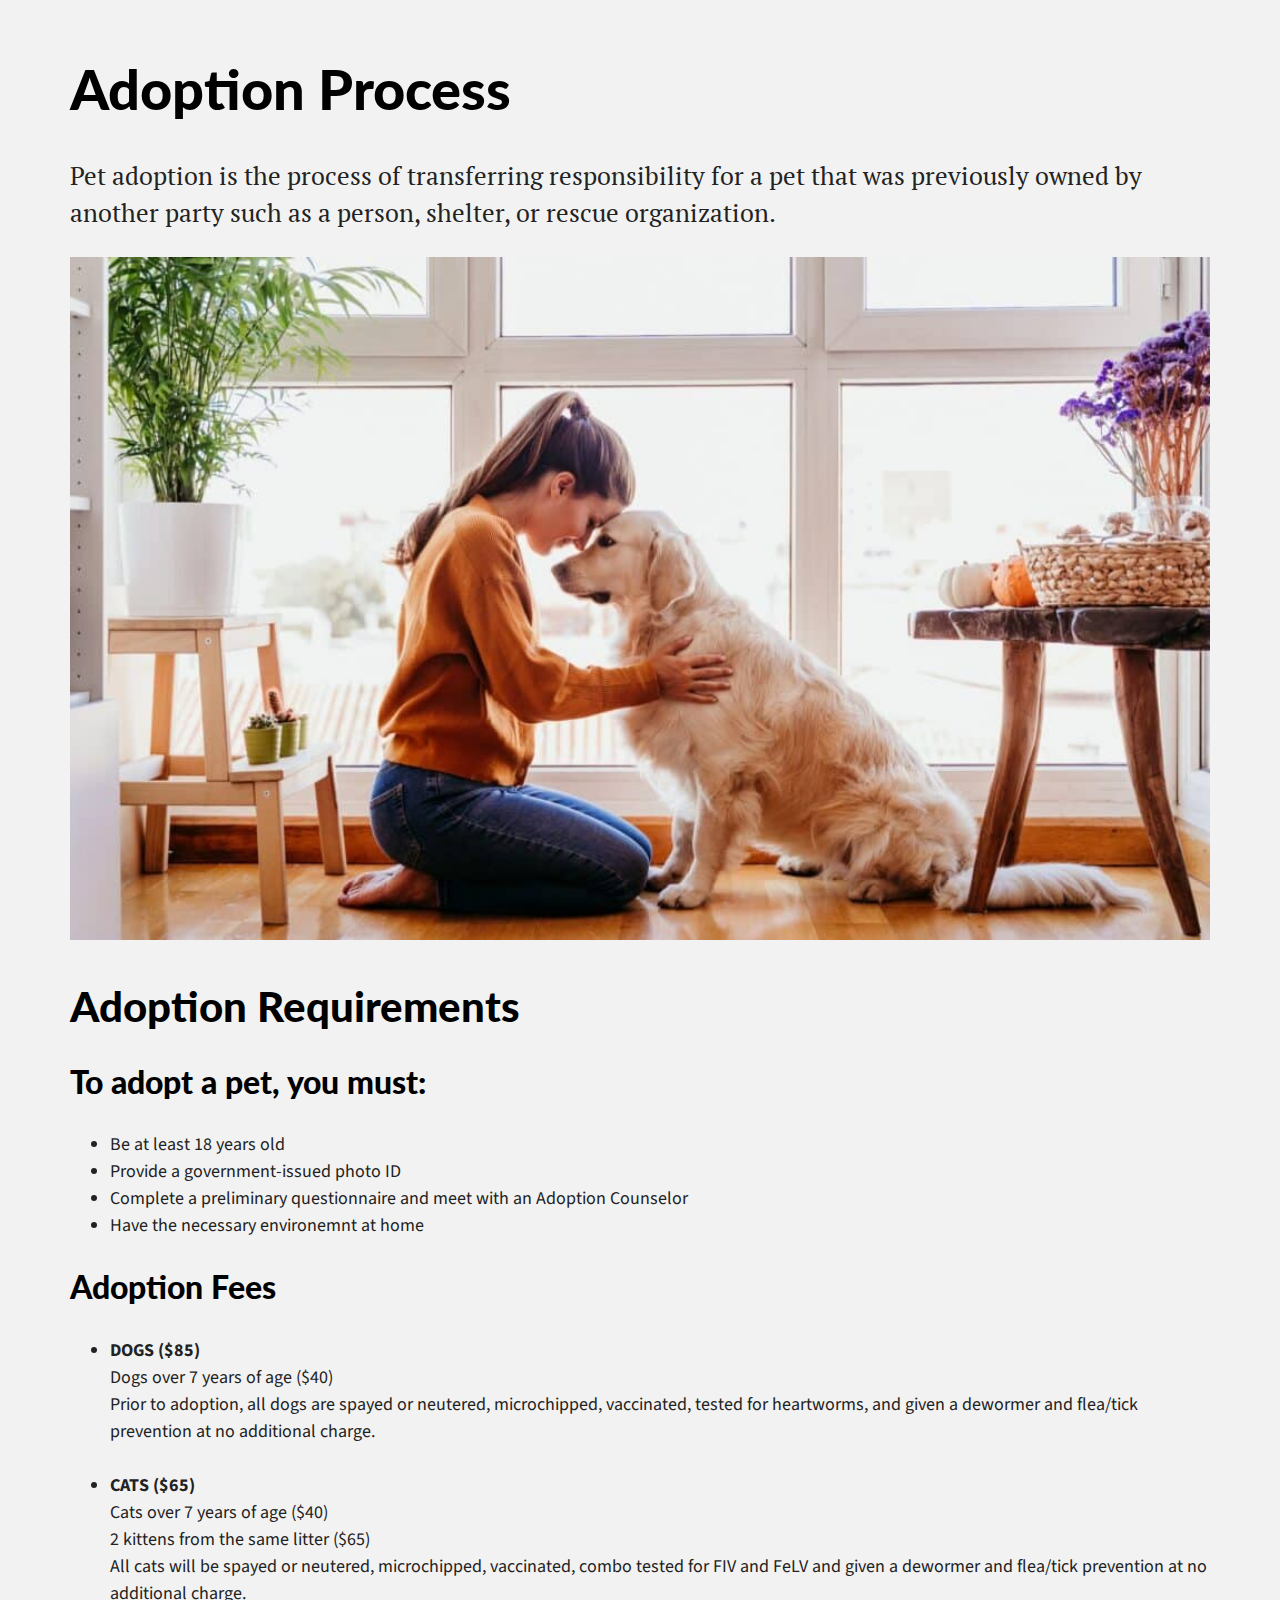
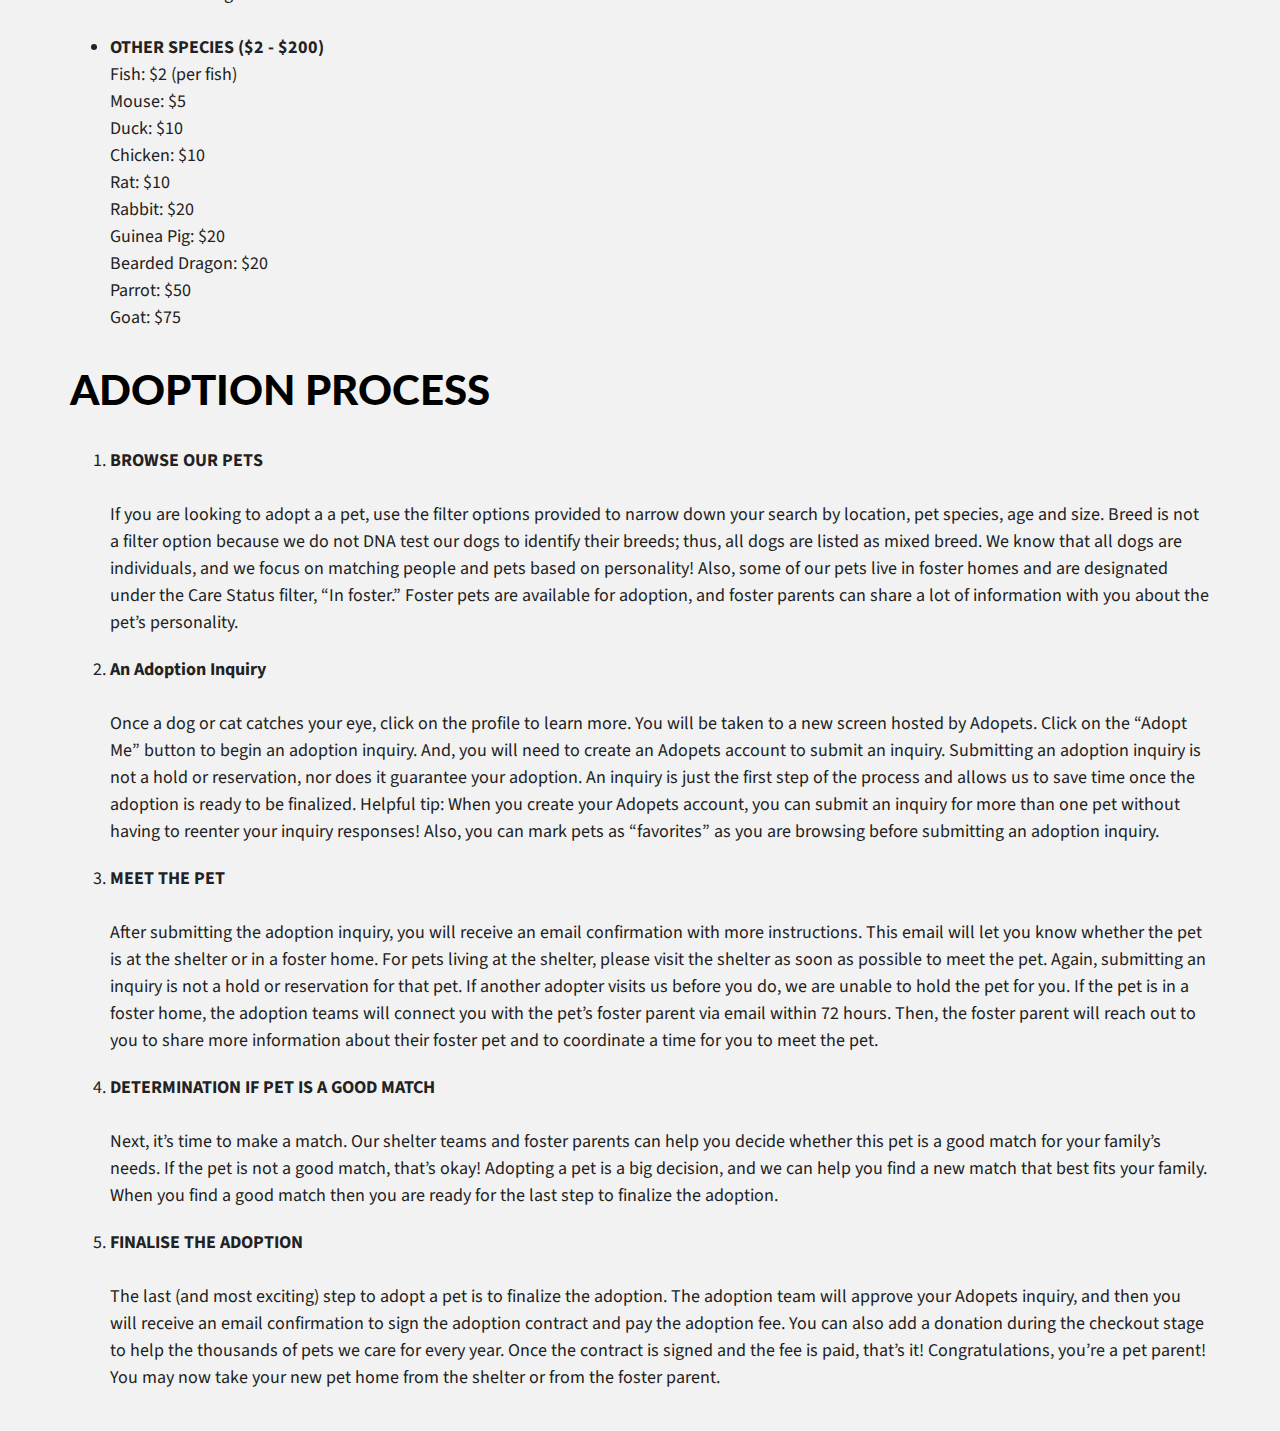
<file: process.html>
<!DOCTYPE html>
<html lang="en">
  <head>
    <meta charset="UTF-8" />
    <meta name="viewport" content="width=device-width, initial-scale=1.0" />
    <title>Formalities for Pet Adoption</title>
    <link rel="stylesheet" href="normalize.css" />
    <link rel="stylesheet" href="styles.css" />
    <link rel="preconnect" href="https://fonts.gstatic.com" />
    <link
      href="https://fonts.googleapis.com/css2?family=Lato:wght@900&family=PT+Serif:ital@1&family=Source+Sans+Pro&display=swap"
      rel="stylesheet"
    />
  </head>
  <body>
    <div class="container">
      <h1>Adoption Process</h1>
      <p class="lead">
        Pet adoption is the process of transferring responsibility for a pet that was previously owned by another party such as a person, shelter, or rescue organization.
      </p>
      <img src="10.jpg" alt="" />
      <h2>Adoption Requirements</h2>
      <h3>To adopt a pet, you must:</h3>
      <ul>
        <li>Be at least 18 years old</li>
        <li>Provide a government-issued photo ID</strong></li>
        <li>Complete a preliminary questionnaire and meet with an Adoption Counselor</li>
        <li>Have the necessary environemnt at home</li>
      </ul>
      <h3>Adoption Fees </h3>
      <ul>
        <li><strong>DOGS ($85) </strong><br>
          Dogs over 7 years of age ($40) <br>
          
          Prior to adoption, all dogs are spayed or neutered, microchipped, vaccinated, tested for heartworms, and given a dewormer and flea/tick prevention at no additional charge.</li>
        <br><li><strong> CATS ($65)</strong><br>
          Cats over 7 years of age ($40)<br>
          2 kittens from the same litter ($65) <br>
          
          All cats will be spayed or neutered, microchipped, vaccinated, combo tested for FIV and FeLV and given a dewormer and flea/tick prevention at no additional charge.</li>
        <br><li><strong>OTHER SPECIES ($2 - $200)</strong> <br>
          Fish: $2 (per fish) <br>
          Mouse: $5 <br>
          Duck: $10 <br>
          Chicken: $10 <br>
          Rat: $10 <br>
          Rabbit: $20 <br>
          Guinea Pig: $20 <br>
          Bearded Dragon: $20 <br>
          Parrot: $50 <br>
          Goat: $75 <br>
</li>
      </ul>
      <h2>ADOPTION PROCESS</h2>
      <ol>
        <li>
          <strong>BROWSE OUR PETS</strong> <br> <br>
          
If you are looking to adopt a a pet, use the filter options provided to narrow down your search by location, pet species, age and size. Breed is not a filter option because we do not DNA test our dogs to identify their breeds; thus, all dogs are listed as mixed breed. We know that all dogs are individuals, and we focus on matching people and pets based on personality!

Also, some of our pets live in foster homes and are designated under the Care Status filter, “In foster.” Foster pets are available for adoption, and foster parents can share a lot of information with you about the pet’s personality.
        </li>
        <li>
          <strong>An Adoption Inquiry</strong> <br> <br>
Once a dog or cat catches your eye, click on the profile to learn more. You will be taken to a new screen hosted by Adopets. Click on the “Adopt Me” button to begin an adoption inquiry. And, you will need to create an Adopets account to submit an inquiry. Submitting an adoption inquiry is not a hold or reservation, nor does it guarantee your adoption. An inquiry is just the first step of the process and allows us to save time once the adoption is ready to be finalized.

Helpful tip: When you create your Adopets account, you can submit an inquiry for more than one pet without having to reenter your inquiry responses! Also, you can mark pets as “favorites” as you are browsing before submitting an adoption inquiry.
        </li>
        <li>
          <strong>MEET THE PET</strong> <br> <br>
          After submitting the adoption inquiry, you will receive an email confirmation with more instructions. This email will let you know whether the pet is at the shelter or in a foster home. For pets living at the shelter, please visit the shelter as soon as possible to meet the pet. Again, submitting an inquiry is not a hold or reservation for that pet. If another adopter visits us before you do, we are unable to hold the pet for you.
          
          If the pet is in a foster home, the adoption teams will connect you with the pet’s foster parent via email within 72 hours.  Then, the foster parent will reach out to you to share more information about their foster pet and to coordinate a time for you to meet the pet.
        </li>
        <li><strong>DETERMINATION IF PET IS A GOOD MATCH</strong> <br> <br>
          Next, it’s time to make a match. Our shelter teams and foster parents can help you decide whether this pet is a good match for your family’s needs. If the pet is not a good match, that’s okay! Adopting a pet is a big decision, and we can help you find a new match that best fits your family. When you find a good match then you are ready for the last step to finalize the adoption.</li>
          <li><strong>FINALISE THE ADOPTION</strong> <br> <br>
            The last (and most exciting) step to adopt a pet is to finalize the adoption. The adoption team will approve your Adopets inquiry, and then you will receive an email confirmation to sign the adoption contract and pay the adoption fee.
            
            You can also add a donation during the checkout stage to help the thousands of pets we care for every year. Once the contract is signed and the fee is paid, that’s it!
            
            Congratulations, you’re a pet parent! You may now take your new pet home from the shelter or from the foster parent.</li>
      </ol>
    </div>
  </body>
</html>
</file>
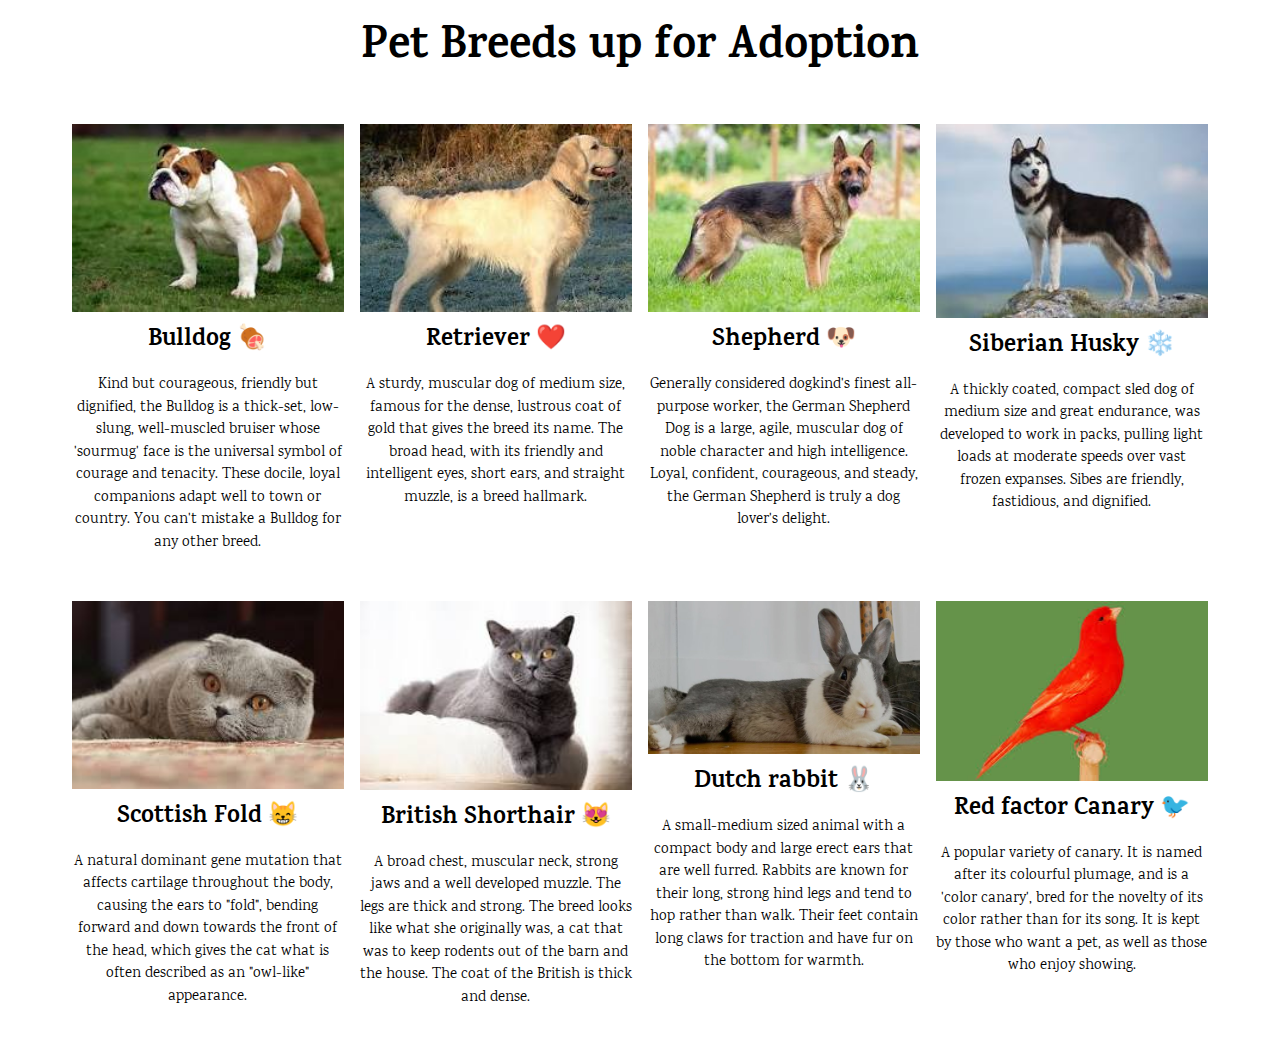
<file: profiles.html>
<!DOCTYPE html>
<html>
  <head>
    <title>Pets for adoption</title>
    <meta charset="UTF-8" />
    <meta name="viewport" content="width=device-width, initial-scale=1" />
    <link rel="stylesheet" href="https://www.w3schools.com/w3css/4/w3.css" />
    <link
      rel="stylesheet"
      href="https://fonts.googleapis.com/css?family=Karma"
    />
    <style>
      body,
      h1,
      h2,
      h3,
      h4,
      h5,
      h6 {
        font-family: "Karma", sans-serif;
      }
      .w3-bar-block .w3-bar-item {
        padding: 20px;
      }
      .humko{
        font-size: 3rem;
        font-weight: bolder;
      }
    </style>
  </head>
  <body>
    <!-- Top menu -->
    <div class="w3-top">
      <div class="w3-white w3-xlarge" style="max-width: 1200px; margin: auto">
        <div class="w3-center w3-padding-16 humko">Pet Breeds up for Adoption</div>
      </div>
    </div>

    <!-- !PAGE CONTENT! -->
    <div
      class="w3-main w3-content w3-padding"
      style="max-width: 1200px; margin-top: 100px"
    >
      <!-- First Photo Grid-->
      <div class="w3-row-padding w3-padding-16 w3-center" id="food">
        <div class="w3-quarter">
          <img src="bd.jpg" alt="Bulldog" style="width: 100%" />
          <h3><strong>Bulldog 🍖</strong></h3>
          <p>
            Kind but courageous, friendly but dignified, the Bulldog is a
            thick-set, low-slung, well-muscled bruiser whose 'sourmug' face is
            the universal symbol of courage and tenacity. These docile, loyal
            companions adapt well to town or country. You can't mistake a
            Bulldog for any other breed.
          </p>
        </div>
        <div class="w3-quarter">
          <img src="gr.jpg" alt="Golden Retriever" style="width: 100%" />
          <h3><strong>Retriever ❤️</strong> </h3>
          <p>
            A sturdy, muscular dog of medium size, famous for the dense,
            lustrous coat of gold that gives the breed its name. The broad head,
            with its friendly and intelligent eyes, short ears, and straight
            muzzle, is a breed hallmark.
          </p>
        </div>
        <div class="w3-quarter">
          <img src="gs.jpg" alt="German Shepherd" style="width: 100%" />
          <h3><strong>Shepherd 🐶</strong> </h3>
          <p>
            Generally considered dogkind's finest all-purpose worker, the German
            Shepherd Dog is a large, agile, muscular dog of noble character and
            high intelligence. Loyal, confident, courageous, and steady, the
            German Shepherd is truly a dog lover's delight.
          </p>
        </div>
        <div class="w3-quarter">
          <img src="sh.jpg" alt="Siberian Husky" style="width: 100%" />
          <h3><strong>Siberian Husky ❄️</strong></h3>
          <p>
            A thickly coated, compact sled dog of medium size and great
            endurance, was developed to work in packs, pulling light loads at
            moderate speeds over vast frozen expanses. Sibes are friendly,
            fastidious, and dignified.
          </p>
        </div>
      </div>

      <!-- Second Photo Grid-->
      <div class="w3-row-padding w3-padding-16 w3-center">
        <div class="w3-quarter">
          <img src="sf.jpg" alt="Scottish Fold" style="width: 100%" />
          <h3><strong>Scottish Fold 😸</strong></h3>
          <p>
            A natural dominant gene mutation that affects cartilage throughout
            the body, causing the ears to "fold", bending forward and down
            towards the front of the head, which gives the cat what is often
            described as an "owl-like" appearance.
          </p>
        </div>
        <div class="w3-quarter">
          <img src="bs.jpg" alt="British Shorthair" style="width: 100%" />
          <h3><strong>British Shorthair 😻</strong></h3>
          <p>
            A broad chest, muscular neck, strong jaws and a well developed
            muzzle. The legs are thick and strong. The breed looks like what she
            originally was, a cat that was to keep rodents out of the barn and
            the house. The coat of the British is thick and dense.
          </p>
        </div>
        <div class="w3-quarter">
          <img src="dr.jpg" alt="Dutch rabbit" style="width: 100%" />
          <h3><strong>Dutch rabbit 🐰</strong></h3>
          <p>
            A small-medium sized animal with a compact body and large erect ears
            that are well furred. Rabbits are known for their long, strong hind
            legs and tend to hop rather than walk. Their feet contain long claws
            for traction and have fur on the bottom for warmth.
          </p>
        </div>
        <div class="w3-quarter">
          <img src="rfc.jpg" alt="Red factor Canary" style="width: 100%" />
          <h3><strong>Red factor Canary 🐦</strong></h3>
          <p>
            A popular variety of canary. It is named after its colourful
            plumage, and is a 'color canary', bred for the novelty of its color
            rather than for its song. It is kept by those who want a pet, as
            well as those who enjoy showing.
          </p>
        </div>
      </div>
    </div>
  </body>
</html>
</file>
<file: styles.css>
html {
  font-size: 62.5%;
}

body {
  color: #222;
  font-family: 'Source Sans Pro', Arial, Helvetica, sans-serif;
  font-size: 1.8rem;
  line-height: 1.5;
  padding: 2rem;
}

h1, h2, h3, h4, h5, h6 {
  color: #000;
  font-family: Lato, Arial, Helvetica, sans-serif;
  font-weight: 900;
  line-height: 1.1;
}

h1 {
  font-size: 5.61rem;
}

h2 {
  font-size: 4.209rem;
}

h3 {
  font-size: 3.157rem;
}

h4 {
  font-size: 2.369rem;
}

h5 {
  font-size: 1.777rem;
}

h6 {
  font-size: 1.333rem;
}

img {
  width: 100%;
}

ol li {
  margin-bottom: 2rem;
}

.lead {
  font-family: 'PT Serif', 'Times New Roman', Times, serif;
  font-size: 2.5rem;
}

.container {
  max-width: 1140px;
  margin: 0 auto;
}

body{
  background: #f2f2f2;
}
</file>
